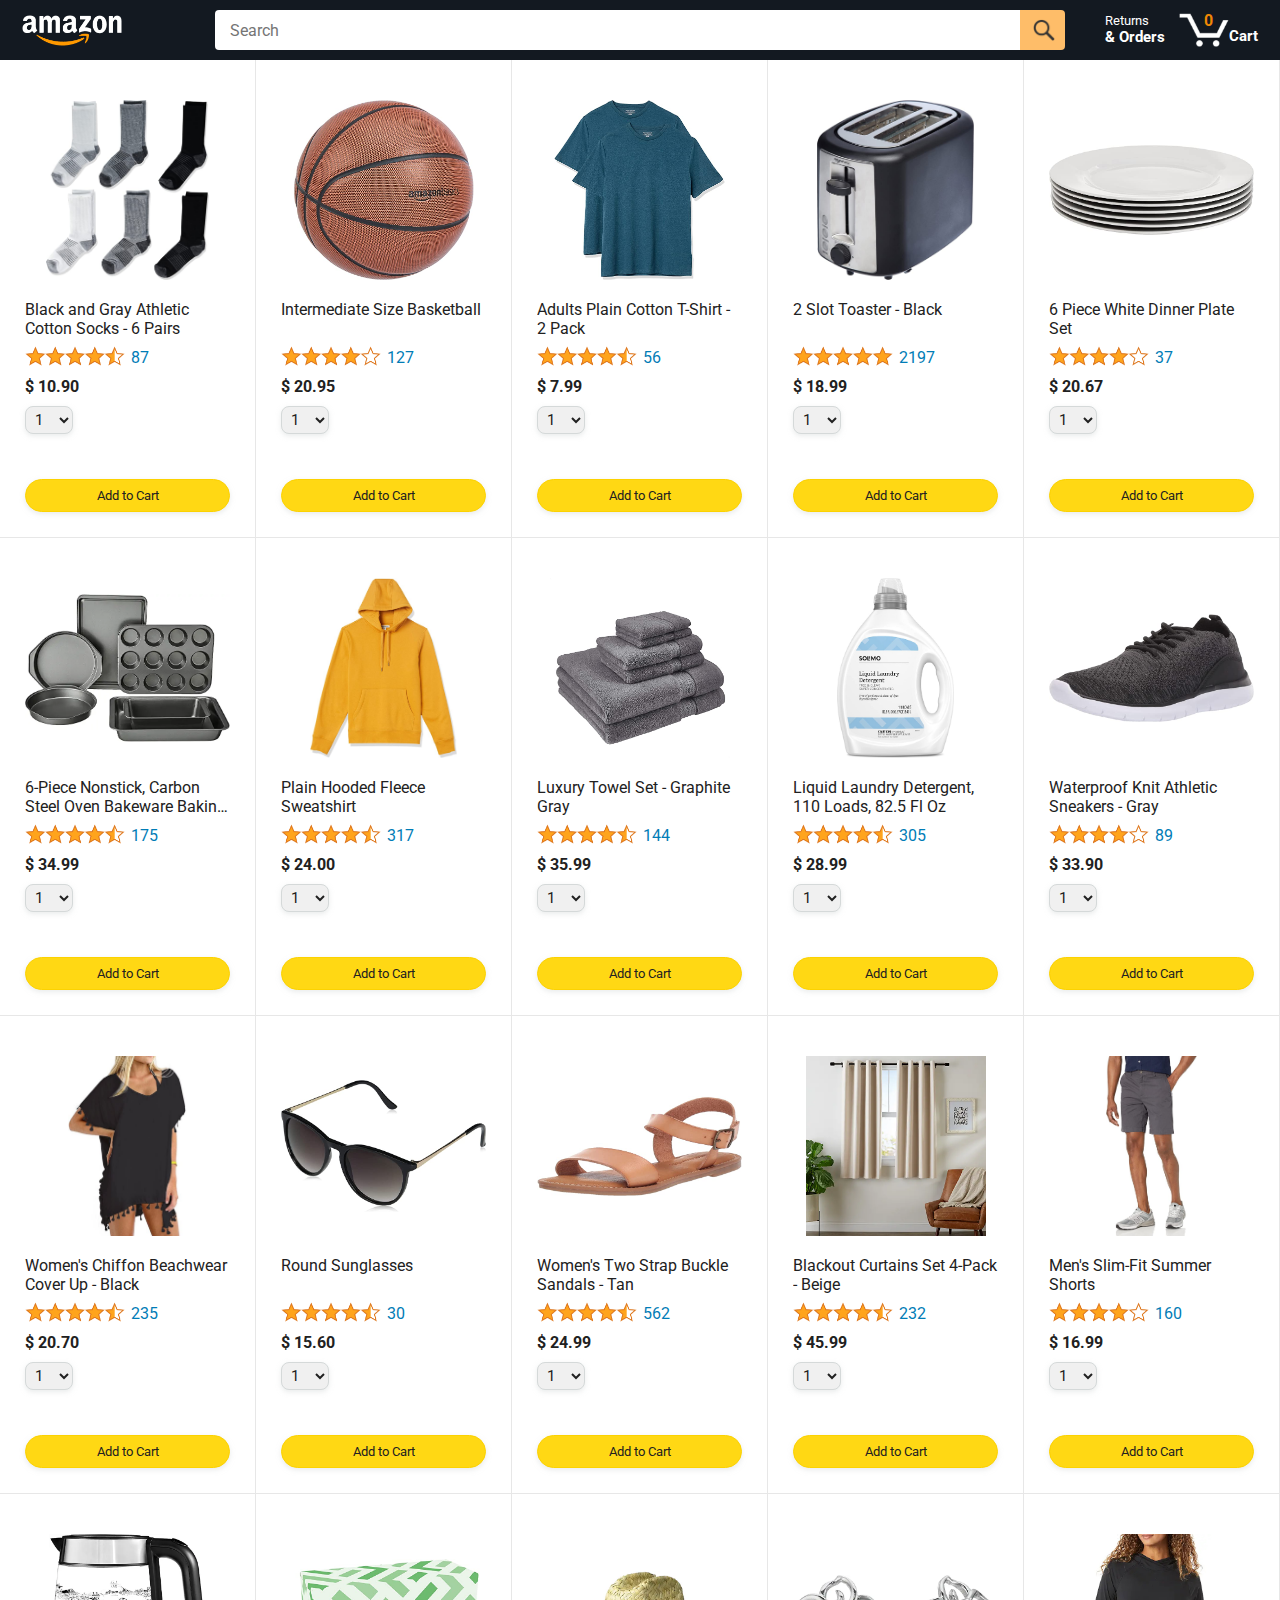
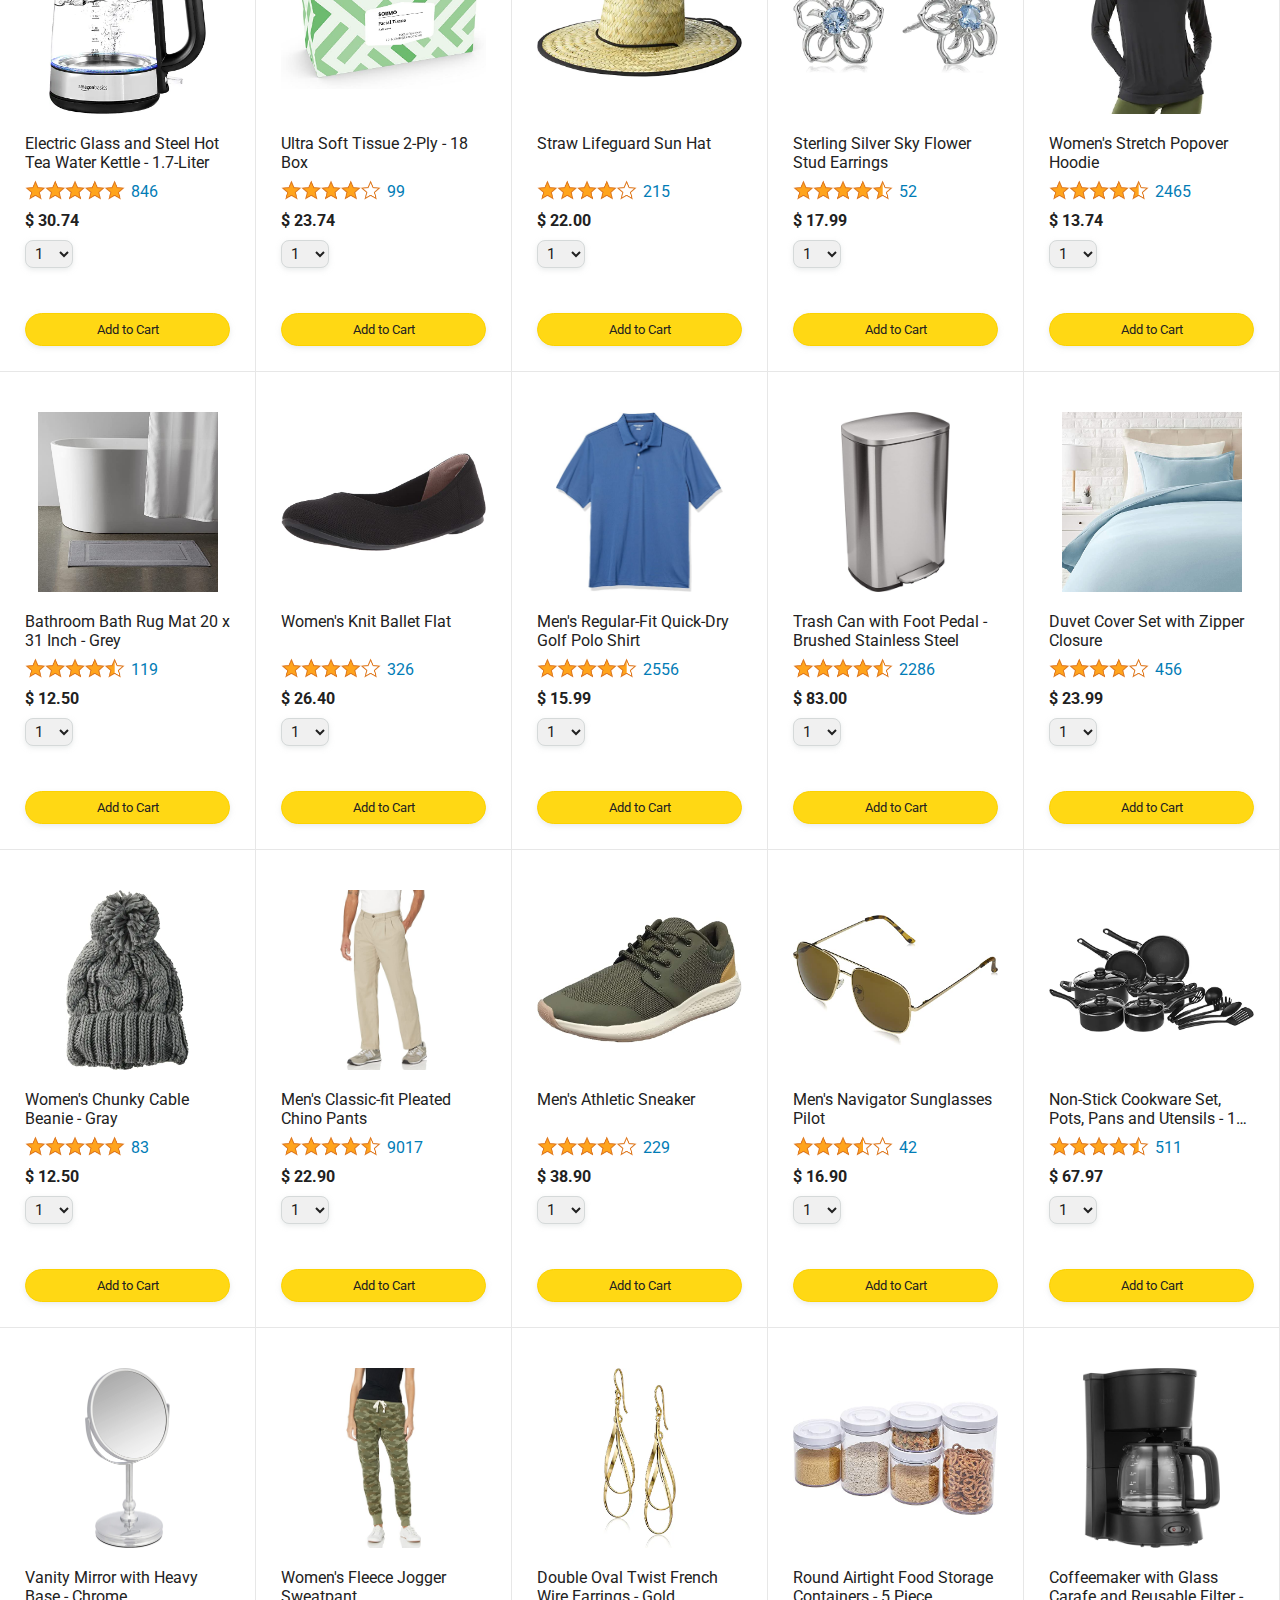
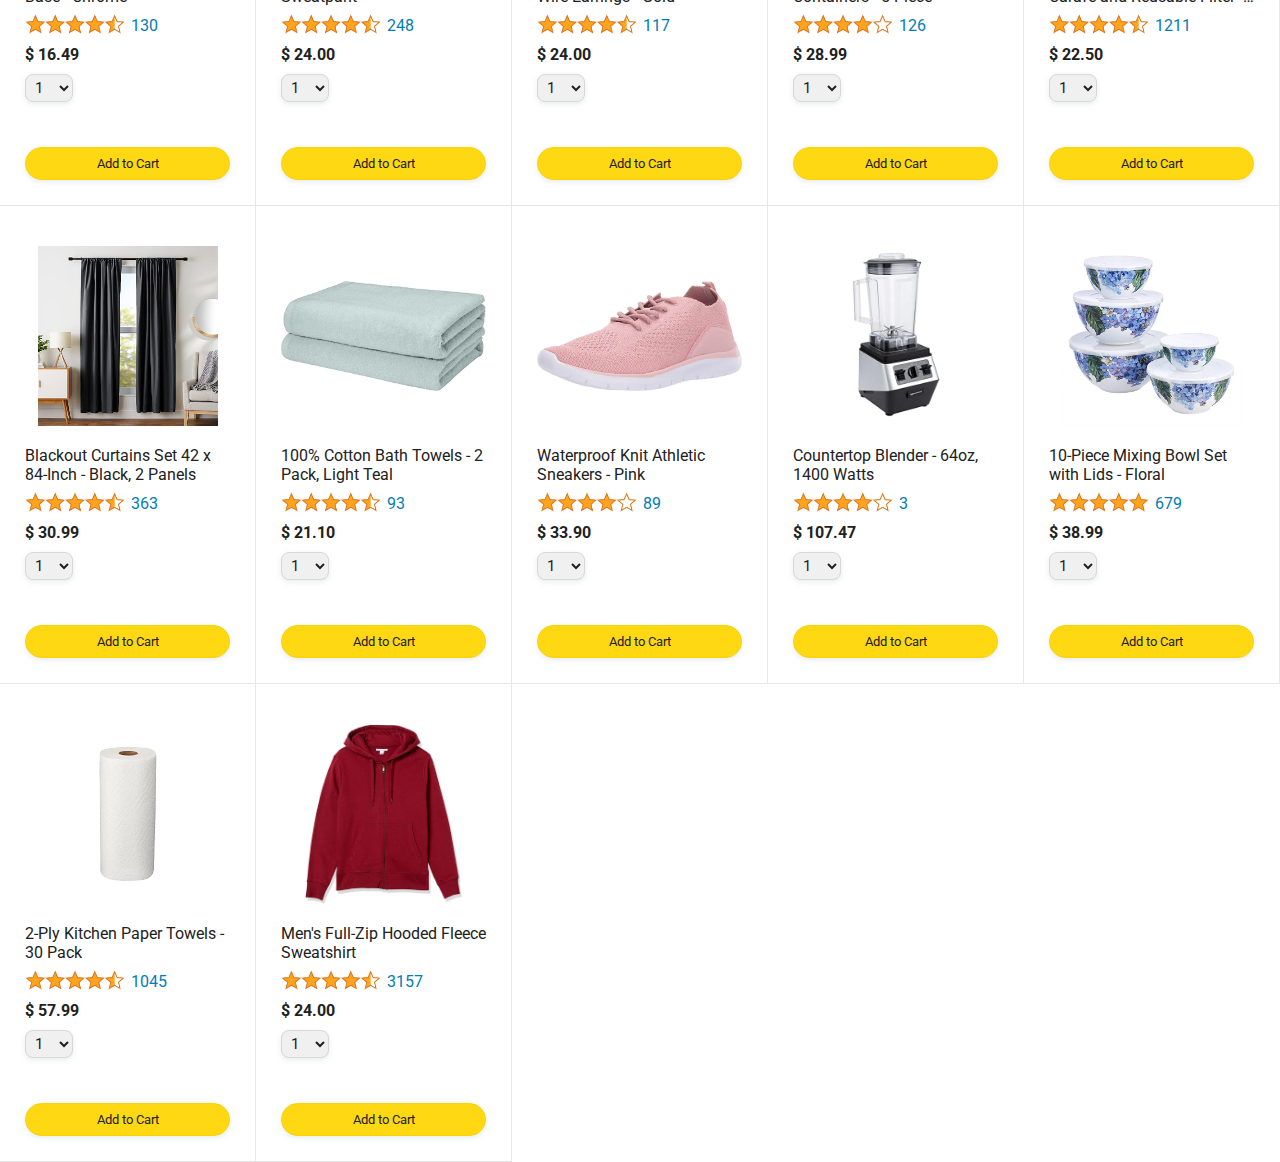
<file: index.html>
<!DOCTYPE html>
<html>
  <head>
    <title>Amazon Project for learning js</title>

    <!-- This code is needed for responsive design to work.
      (Responsive design = make the website look good on
      smaller screen sizes like a phone or a tablet). -->
    <meta name="viewport" content="width=device-width, initial-scale=1" />

    <!-- Load a font called Roboto from Google Fonts. -->
    <link rel="preconnect" href="https://fonts.googleapis.com" />
    <link rel="preconnect" href="https://fonts.gstatic.com" crossorigin />
    <link
      href="https://fonts.googleapis.com/css2?family=Roboto:wght@400;500;700&display=swap"
      rel="stylesheet"
    />

    <!-- Here are the CSS files for this page. -->
    <link rel="stylesheet" href="styles/shared/general.css" />
    <link rel="stylesheet" href="styles/shared/amazon-header.css" />
    <link rel="stylesheet" href="styles/pages/amazon.css" />
  </head>
  <body>
    <div class="amazon-header">
      <div class="amazon-header-left-section">
        <a href="amazon.html" class="header-link">
          <img class="amazon-logo" src="images/amazon-logo-white.png" />
          <img
            class="amazon-mobile-logo"
            src="images/amazon-mobile-logo-white.png"
          />
        </a>
      </div>

      <div class="amazon-header-middle-section">
        <input class="search-bar" type="text" placeholder="Search" />

        <button class="search-button">
          <img class="search-icon" src="images/icons/search-icon.png" />
        </button>
      </div>

      <div class="amazon-header-right-section">
        <a class="orders-link header-link" href="orders.html">
          <span class="returns-text">Returns</span>
          <span class="orders-text">& Orders</span>
        </a>

        <a class="cart-link header-link" href="checkout.html">
          <img class="cart-icon" src="images/icons/cart-icon.png" />
          <div class="cart-quantity js-cart-quantity">0</div>
          <div class="cart-text">Cart</div>
        </a>
      </div>
    </div>

    <div class="main">
      <div class="products-grid js-products-grid"></div>
    </div>
    <script type="module" src="./scripts/amazon.js"></script>
  </body>
</html>
</file>
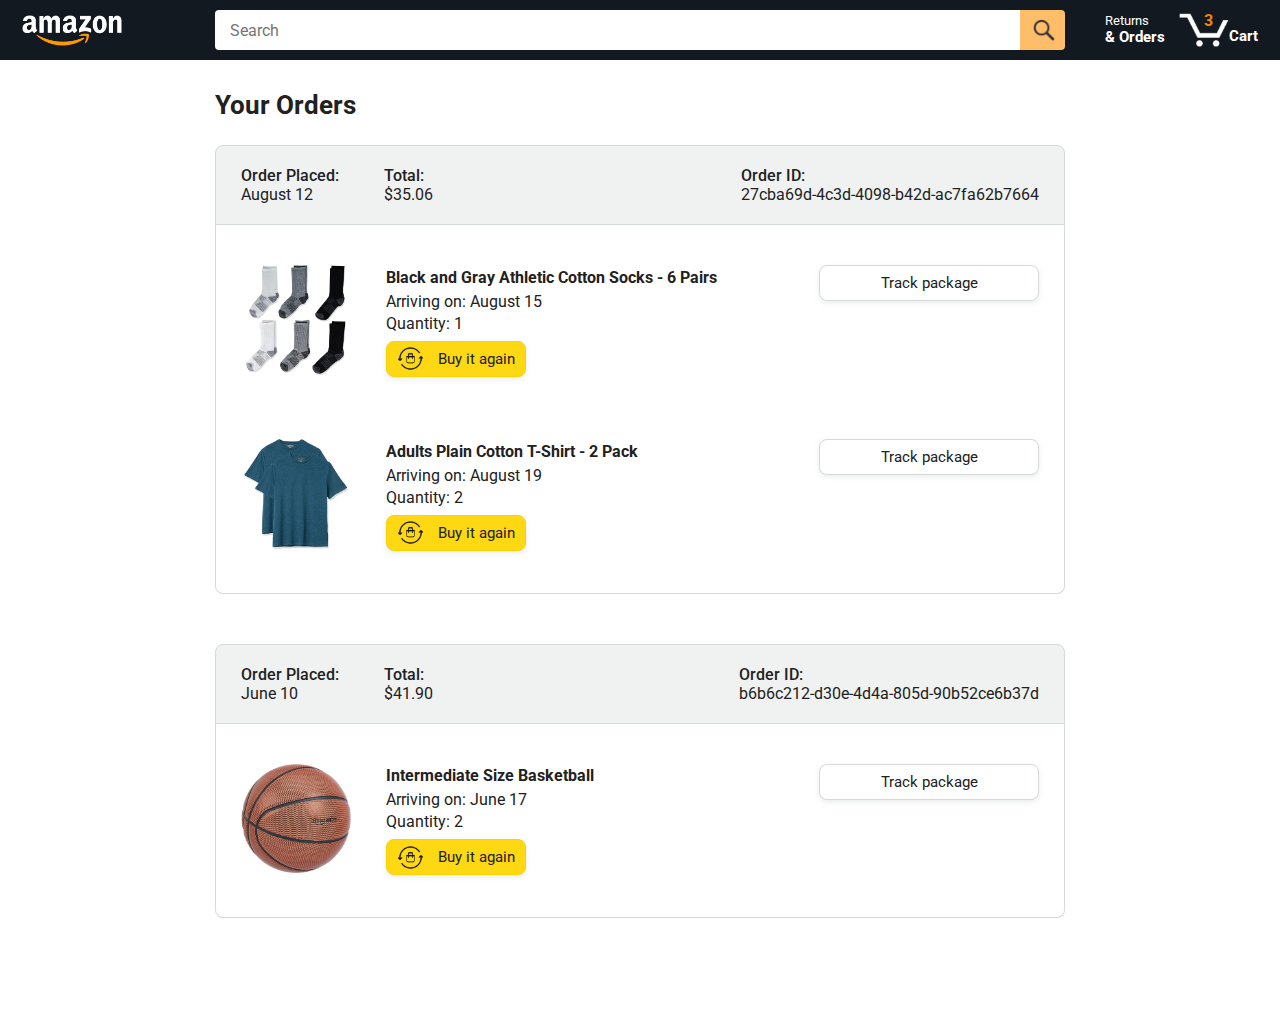
<file: orders.html>
<!DOCTYPE html>
<html>
  <head>
    <title>Orders</title>

    <!-- This code is needed for responsive design to work.
      (Responsive design = make the website look good on
      smaller screen sizes like a phone or a tablet). -->
    <meta name="viewport" content="width=device-width, initial-scale=1">

    <!-- Load a font called Roboto from Google Fonts. -->
    <link rel="preconnect" href="https://fonts.googleapis.com">
    <link rel="preconnect" href="https://fonts.gstatic.com" crossorigin>
    <link href="https://fonts.googleapis.com/css2?family=Roboto:wght@400;500;700&display=swap" rel="stylesheet">

    <!-- Here are the CSS files for this page. -->
    <link rel="stylesheet" href="styles/shared/general.css">
    <link rel="stylesheet" href="styles/shared/amazon-header.css">
    <link rel="stylesheet" href="styles/pages/orders.css">
  </head>
  <body>
    <div class="amazon-header">
      <div class="amazon-header-left-section">
        <a href="amazon.html" class="header-link">
          <img class="amazon-logo"
            src="images/amazon-logo-white.png">
          <img class="amazon-mobile-logo"
            src="images/amazon-mobile-logo-white.png">
        </a>
      </div>

      <div class="amazon-header-middle-section">
        <input class="search-bar" type="text" placeholder="Search">

        <button class="search-button">
          <img class="search-icon" src="images/icons/search-icon.png">
        </button>
      </div>

      <div class="amazon-header-right-section">
        <a class="orders-link header-link" href="orders.html">
          <span class="returns-text">Returns</span>
          <span class="orders-text">& Orders</span>
        </a>

        <a class="cart-link header-link" href="checkout.html">
          <img class="cart-icon" src="images/icons/cart-icon.png">
          <div class="cart-quantity">3</div>
          <div class="cart-text">Cart</div>
        </a>
      </div>
    </div>

    <div class="main">
      <div class="page-title">Your Orders</div>

      <div class="orders-grid">
        <div class="order-container">
          
          <div class="order-header">
            <div class="order-header-left-section">
              <div class="order-date">
                <div class="order-header-label">Order Placed:</div>
                <div>August 12</div>
              </div>
              <div class="order-total">
                <div class="order-header-label">Total:</div>
                <div>$35.06</div>
              </div>
            </div>

            <div class="order-header-right-section">
              <div class="order-header-label">Order ID:</div>
              <div>27cba69d-4c3d-4098-b42d-ac7fa62b7664</div>
            </div>
          </div>

          <div class="order-details-grid">
            <div class="product-image-container">
              <img src="images/products/athletic-cotton-socks-6-pairs.jpg">
            </div>

            <div class="product-details">
              <div class="product-name">
                Black and Gray Athletic Cotton Socks - 6 Pairs
              </div>
              <div class="product-delivery-date">
                Arriving on: August 15
              </div>
              <div class="product-quantity">
                Quantity: 1
              </div>
              <button class="buy-again-button button-primary">
                <img class="buy-again-icon" src="images/icons/buy-again.png">
                <span class="buy-again-message">Buy it again</span>
              </button>
            </div>

            <div class="product-actions">
              <a href="tracking.html">
                <button class="track-package-button button-secondary">
                  Track package
                </button>
              </a>
            </div>

            <div class="product-image-container">
              <img src="images/products/adults-plain-cotton-tshirt-2-pack-teal.jpg">
            </div>

            <div class="product-details">
              <div class="product-name">
                Adults Plain Cotton T-Shirt - 2 Pack
              </div>
              <div class="product-delivery-date">
                Arriving on: August 19
              </div>
              <div class="product-quantity">
                Quantity: 2
              </div>
              <button class="buy-again-button button-primary">
                <img class="buy-again-icon" src="images/icons/buy-again.png">
                <span class="buy-again-message">Buy it again</span>
              </button>
            </div>

            <div class="product-actions">
              <a href="tracking.html">
                <button class="track-package-button button-secondary">
                  Track package
                </button>
              </a>
            </div>
          </div>
        </div>

        <div class="order-container">

          <div class="order-header">
            <div class="order-header-left-section">
              <div class="order-date">
                <div class="order-header-label">Order Placed:</div>
                <div>June 10</div>
              </div>
              <div class="order-total">
                <div class="order-header-label">Total:</div>
                <div>$41.90</div>
              </div>
            </div>

            <div class="order-header-right-section">
              <div class="order-header-label">Order ID:</div>
              <div>b6b6c212-d30e-4d4a-805d-90b52ce6b37d</div>
            </div>
          </div>

          <div class="order-details-grid">
            <div class="product-image-container">
              <img src="images/products/intermediate-composite-basketball.jpg">
            </div>

            <div class="product-details">
              <div class="product-name">
                Intermediate Size Basketball
              </div>
              <div class="product-delivery-date">
                Arriving on: June 17
              </div>
              <div class="product-quantity">
                Quantity: 2
              </div>
              <button class="buy-again-button button-primary">
                <img class="buy-again-icon" src="images/icons/buy-again.png">
                <span class="buy-again-message">Buy it again</span>
              </button>
            </div>

            <div class="product-actions">
              <a href="tracking.html">
                <button class="track-package-button button-secondary">
                  Track package
                </button>
              </a>
            </div>
          </div>
        </div>
      </div>
    </div>
  </body>
</html>
</file>
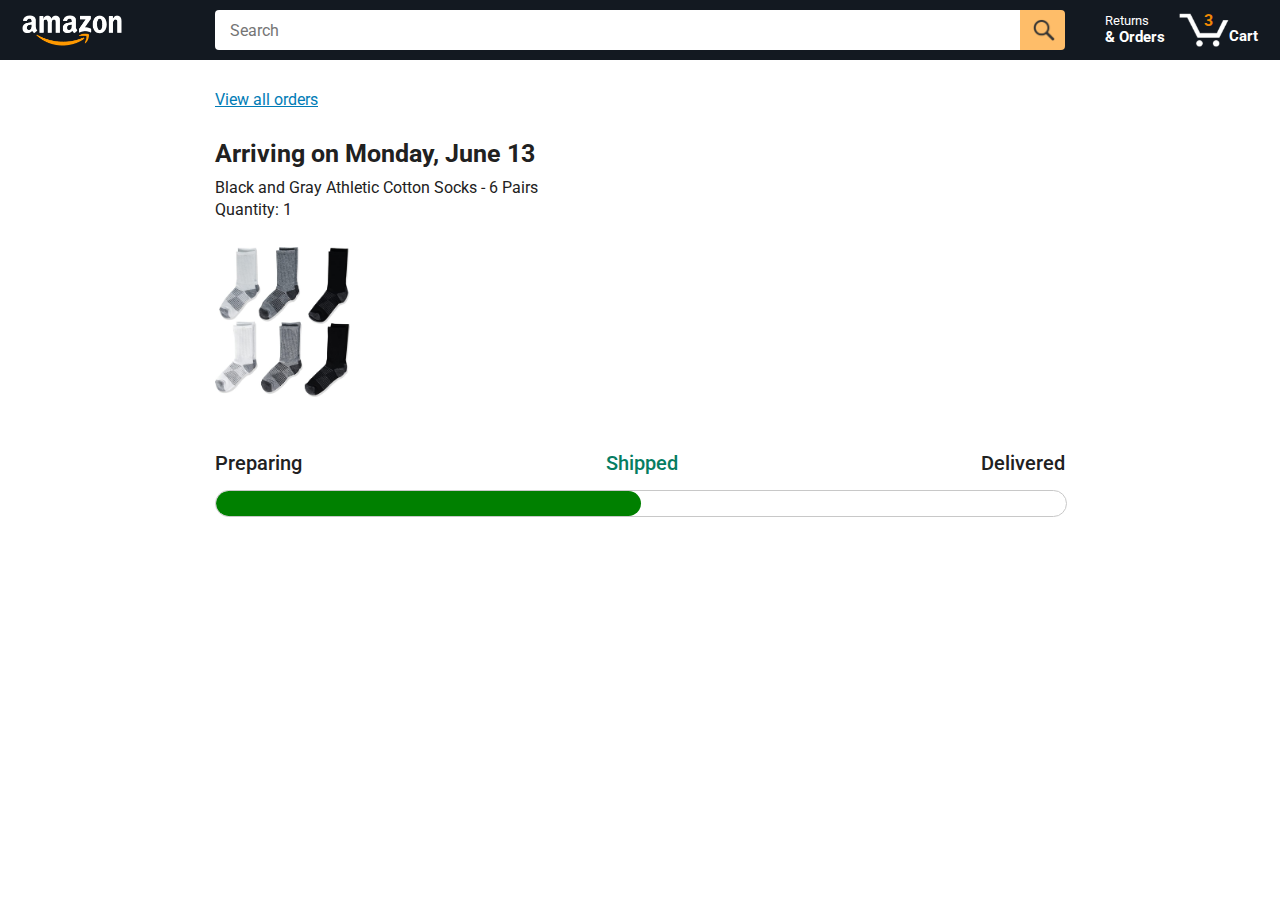
<file: tracking.html>
<!DOCTYPE html>
<html>
  <head>
    <title>Tracking</title>

    <!-- This code is needed for responsive design to work.
      (Responsive design = make the website look good on
      smaller screen sizes like a phone or a tablet). -->
    <meta name="viewport" content="width=device-width, initial-scale=1">

    <!-- Load a font called Roboto from Google Fonts. -->
    <link rel="preconnect" href="https://fonts.googleapis.com">
    <link rel="preconnect" href="https://fonts.gstatic.com" crossorigin>
    <link href="https://fonts.googleapis.com/css2?family=Roboto:wght@400;500;700&display=swap" rel="stylesheet">

    <!-- Here are the CSS files for this page. -->
    <link rel="stylesheet" href="styles/shared/general.css">
    <link rel="stylesheet" href="styles/shared/amazon-header.css">
    <link rel="stylesheet" href="styles/pages/tracking.css">
  </head>
  <body>
    <div class="amazon-header">
      <div class="amazon-header-left-section">
        <a href="amazon.html" class="header-link">
          <img class="amazon-logo"
            src="images/amazon-logo-white.png">
          <img class="amazon-mobile-logo"
            src="images/amazon-mobile-logo-white.png">
        </a>
      </div>

      <div class="amazon-header-middle-section">
        <input class="search-bar" type="text" placeholder="Search">

        <button class="search-button">
          <img class="search-icon" src="images/icons/search-icon.png">
        </button>
      </div>

      <div class="amazon-header-right-section">
        <a class="orders-link header-link" href="orders.html">
          <span class="returns-text">Returns</span>
          <span class="orders-text">& Orders</span>
        </a>

        <a class="cart-link header-link" href="checkout.html">
          <img class="cart-icon" src="images/icons/cart-icon.png">
          <div class="cart-quantity">3</div>
          <div class="cart-text">Cart</div>
        </a>
      </div>
    </div>

    <div class="main">
      <div class="order-tracking">
        <a class="back-to-orders-link link-primary" href="orders.html">
          View all orders
        </a>

        <div class="delivery-date">
          Arriving on Monday, June 13
        </div>

        <div class="product-info">
          Black and Gray Athletic Cotton Socks - 6 Pairs
        </div>

        <div class="product-info">
          Quantity: 1
        </div>

        <img class="product-image" src="images/products/athletic-cotton-socks-6-pairs.jpg">

        <div class="progress-labels-container">
          <div class="progress-label">
            Preparing
          </div>
          <div class="progress-label current-status">
            Shipped
          </div>
          <div class="progress-label">
            Delivered
          </div>
        </div>

        <div class="progress-bar-container">
          <div class="progress-bar"></div>
        </div>
      </div>
    </div>
  </body>
</html>
</file>
<file: styles/shared/general.css>
body {
  font-family: Roboto, Arial;
  color: rgb(33, 33, 33);
  /* The <body> element has a default margin of 8px
     on all sides. This removes the default margins. */
  margin: 0;
}

/* <p> elements have a default margin on the top
   and bottom. This removes the default margins. */
p {
  margin: 0;
}

button {
  cursor: pointer;
}

select {
  cursor: pointer;
}

input, select, button {
  font-family: Roboto, Arial;
}

.button-primary {
  color: rgb(33, 33, 33);
  background-color: rgb(255, 216, 20);
  border: 1px solid rgb(252, 210, 0);
  border-radius: 8px;
  cursor: pointer;
  box-shadow: 0 2px 5px rgba(213, 217, 217, 0.5);
}

.button-primary:hover {
  background-color: rgb(247, 202, 0);
  border: 1px solid rgb(242, 194, 0);
}

.button-primary:active {
  background: rgb(255, 216, 20);
  border-color: rgb(252, 210, 0);
  box-shadow: none;
}

.button-secondary {
  color: rgb(33, 33, 33);
  background: white;
  border: 1px solid rgb(213, 217, 217);
  border-radius: 8px;
  cursor: pointer;
  box-shadow: 0 2px 5px rgba(213, 217, 217, 0.5);
}

.button-secondary:hover {
  background-color: rgb(247, 250, 250);
}

.button-secondary:active {
  background-color: rgb(237, 253, 255);
  box-shadow: none;
}

/* These styles will limit text to 2 lines. Anything
   beyond 2 lines will be replaced with "..."
   You can find this code by using an A.I. tool or by
   searching in Google.
   https://css-tricks.com/almanac/properties/l/line-clamp/ */
.limit-text-to-2-lines {
  display: -webkit-box;
  -webkit-line-clamp: 2;
  -webkit-box-orient: vertical;
  overflow: hidden;
}

.link-primary {
  color: rgb(1, 124, 182);
  cursor: pointer;
}

.link-primary:hover {
  color: rgb(196, 80, 0);
}

/* Styles for dropdown selectors. */
select {
  color: rgb(33, 33, 33);
  background-color: rgb(240, 240, 240);
  border: 1px solid rgb(213, 217, 217);
  border-radius: 8px;
  padding: 3px 5px;
  font-size: 15px;
  cursor: pointer;
  box-shadow: 0 2px 5px rgba(213, 217, 217, 0.5);
}

select:focus,
input:focus {
  outline: 2px solid rgb(255, 153, 0);
}
</file>
<file: styles/shared/amazon-header.css>
.amazon-header {
  background-color: rgb(19, 25, 33);
  color: white;
  padding-left: 15px;
  padding-right: 15px;

  display: flex;
  align-items: center;
  justify-content: space-between;

  position: fixed;
  top: 0;
  left: 0;
  right: 0;
  height: 60px;
}

.amazon-header-left-section {
  width: 180px;
}

@media (max-width: 800px) {
  .amazon-header-left-section {
    width: unset;
  }
}

.header-link {
  display: inline-block;
  padding: 6px;
  border-radius: 2px;
  cursor: pointer;
  text-decoration: none;
  border: 1px solid rgba(0, 0, 0, 0);
}

.header-link:hover {
  border: 1px solid white;
}

.amazon-logo {
  width: 100px;
  margin-top: 5px;
}

.amazon-mobile-logo {
  display: none;
}

@media (max-width: 575px) {
  .amazon-logo {
    display: none;
  }

  .amazon-mobile-logo {
    display: block;
    height: 35px;
    margin-top: 5px;
  }
}

.amazon-header-middle-section {
  flex: 1;
  max-width: 850px;
  margin-left: 10px;
  margin-right: 10px;
  display: flex;
}

.search-bar {
  flex: 1;
  width: 0;
  font-size: 16px;
  height: 38px;
  padding-left: 15px;
  border: none;
  border-top-left-radius: 4px;
  border-bottom-left-radius: 4px;
  border-top-right-radius: 0;
  border-bottom-right-radius: 0;
}

.search-button {
  background-color: rgb(254, 189, 105);
  border: none;
  width: 45px;
  height: 40px;
  border-top-right-radius: 4px;
  border-bottom-right-radius: 4px;
  flex-shrink: 0;
}

.search-icon {
  height: 22px;
  margin-left: 2px;
  margin-top: 3px;
}

.amazon-header-right-section {
  width: 180px;
  flex-shrink: 0;
  display: flex;
  justify-content: end;
}

.orders-link {
  color: white;
}

.returns-text {
  display: block;
  font-size: 13px;
}

.orders-text {
  display: block;
  font-size: 15px;
  font-weight: 700;
}

.cart-link {
  color: white;
  display: flex;
  align-items: center;
  position: relative;
}

.cart-icon {
  width: 50px;
}

.cart-text {
  margin-top: 12px;
  font-size: 15px;
  font-weight: 700;
}

.cart-quantity {
  color: rgb(240, 136, 4);
  font-size: 16px;
  font-weight: 700;

  position: absolute;
  top: 4px;
  left: 22px;
  
  width: 26px;
  text-align: center;
}
</file>
<file: styles/pages/amazon.css>
.main {
  margin-top: 60px;
}

.products-grid {
  display: grid;

  /* - In CSS Grid, 1fr means a column will take up the
       remaining space in the grid.
     - If we write 1fr 1fr ... 1fr; 8 times, this will
       divide the grid into 8 columns, each taking up an
       equal amount of the space.
     - repeat(8, 1fr); is a shortcut for repeating "1fr"
       8 times (instead of typing out "1fr" 8 times).
       repeat(...) is a special property that works with
       display: grid; */
  grid-template-columns: repeat(8, 1fr);
}

/* @media is used to create responsive design (making the
   website look good on any screen size). This @media
   means when the screen width is 2000px or less, we
   will divide the grid into 7 columns instead of 8. */
@media (max-width: 2000px) {
  .products-grid {
    grid-template-columns: repeat(7, 1fr);
  }
}

/* This @media means when the screen width is 1600px or
   less, we will divide the grid into 6 columns. */
@media (max-width: 1600px) {
  .products-grid {
    grid-template-columns: repeat(6, 1fr);
  }
}

@media (max-width: 1300px) {
  .products-grid {
    grid-template-columns: repeat(5, 1fr);
  }
}

@media (max-width: 1000px) {
  .products-grid {
    grid-template-columns: repeat(4, 1fr);
  }
}

@media (max-width: 800px) {
  .products-grid {
    grid-template-columns: repeat(3, 1fr);
  }
}

@media (max-width: 575px) {
  .products-grid {
    grid-template-columns: repeat(2, 1fr);
  }
}

@media (max-width: 450px) {
  .products-grid {
    grid-template-columns: 1fr;
  }
}

.product-container {
  padding-top: 40px;
  padding-bottom: 25px;
  padding-left: 25px;
  padding-right: 25px;

  border-right: 1px solid rgb(231, 231, 231);
  border-bottom: 1px solid rgb(231, 231, 231);

  display: flex;
  flex-direction: column;
}

.product-image-container {
  display: flex;
  justify-content: center;
  align-items: center;

  height: 180px;
  margin-bottom: 20px;
}

.product-image {
  /* Images will overflow their container by default. To
    prevent this, we set max-width and max-height to 100%
    so they stay inside their container. */
  max-width: 100%;
  max-height: 100%;
}

.product-name {
  height: 40px;
  margin-bottom: 5px;
}

.product-rating-container {
  display: flex;
  align-items: center;
  margin-bottom: 10px;
}

.product-rating-stars {
  width: 100px;
  margin-right: 6px;
}

.product-rating-count {
  color: rgb(1, 124, 182);
  cursor: pointer;
  margin-top: 3px;
}

.product-price {
  font-weight: 700;
  margin-bottom: 10px;
}

.product-quantity-container {
  margin-bottom: 17px;
}

.product-spacer {
  flex: 1;
}

.added-to-cart {
  color: rgb(6, 125, 98);
  font-size: 16px;

  display: flex;
  align-items: center;
  margin-bottom: 8px;

  /* At first, the "Added to cart" message will
     be invisible. Use JavaScript to change the
     opacity and make it visible. */
  opacity: 0;
}

.js-added-to-cart-check {
  opacity: 1;
}
.added-to-cart img {
  height: 20px;
  margin-right: 5px;
}

.add-to-cart-button {
  width: 100%;
  padding: 8px;
  border-radius: 50px;
}
</file>
<file: styles/pages/orders.css>
.main {
  max-width: 850px;
  margin-top: 90px;
  margin-bottom: 100px;
  padding-left: 20px;
  padding-right: 20px;

  /* margin-left: auto;
     margin-right auto;
     Is a trick for centering an element horizontally
     without needing a container. */
  margin-left: auto;
  margin-right: auto;
}

.page-title {
  font-weight: 700;
  font-size: 26px;
  margin-bottom: 25px;
}

.orders-grid {
  display: grid;
  grid-template-columns: 1fr;
  row-gap: 50px;
}

.order-header {
  background-color: rgb(240, 242, 242);
  border: 1px solid rgb(213, 217, 217);

  display: flex;
  align-items: center;
  justify-content: space-between;

  padding: 20px 25px;
  border-top-left-radius: 8px;
  border-top-right-radius: 8px;
}

.order-header-left-section {
  display: flex;
  flex-shrink: 0;
}

.order-header-label {
  font-weight: 500;
}

.order-date,
.order-total {
  margin-right: 45px;
}

.order-header-right-section {
  flex-shrink: 1;
}

@media (max-width: 575px) {
  .order-header {
    flex-direction: column;
    align-items: start;
    line-height: 23px;
    padding: 15px;
  }

  .order-header-left-section {
    flex-direction: column;
  }

  .order-header-label {
    margin-right: 5px;
  }

  .order-date,
  .order-total {
    display: grid;
    grid-template-columns: auto 1fr;
    margin-right: 0;
  }

  .order-header-right-section {
    display: grid;
    grid-template-columns: auto 1fr;
  }
}

.order-details-grid {
  padding: 40px 25px;
  border: 1px solid rgb(213, 217, 217);
  border-top: none;
  border-bottom-left-radius: 8px;
  border-bottom-right-radius: 8px;

  display: grid;
  grid-template-columns: 110px 1fr 220px;
  column-gap: 35px;
  row-gap: 60px;
  align-items: center;
}

@media (max-width: 800px) {
  .order-details-grid {
    grid-template-columns: 110px 1fr;
    row-gap: 0;
    padding-bottom: 8px;
  }
}

@media (max-width: 450px) {
  .order-details-grid {
    grid-template-columns: 1fr;
  }
}

.product-image-container {
  text-align: center;
}

.product-image-container img {
  max-width: 110px;
  max-height: 110px;
}

.product-name {
  font-weight: 700;
  margin-bottom: 5px;
}

.product-delivery-date {
  margin-bottom: 3px;
}

.product-quantity {
  margin-bottom: 8px;
}

.buy-again-button {
  font-size: 15px;
  width: 140px;
  height: 36px;
  border-radius: 8px;

  display: flex;
  align-items: center;
  justify-content: center;
}

.buy-again-icon {
  width: 25px;
  margin-right: 15px;
}

.product-actions {
  align-self: start;
}

.track-package-button {
  width: 100%;
  font-size: 15px;
  padding: 8px;
}

@media (max-width: 800px) {
  .buy-again-button {
    margin-bottom: 10px;
  }

  .product-actions {
    /* grid-column: 2 means this element will be placed
       in column 2 in the grid. (Normally, the column that
       an element is placed in is determined by the order
       of the elements in the HTML. grid-column overrides
       this default ordering). */
    grid-column: 2;
    margin-bottom: 30px;
  }

  .track-package-button {
    width: 140px;
  }
}

@media (max-width: 450px) {
  .product-image-container {
    text-align: center;
    margin-bottom: 25px;
  }

  .product-image-container img {
    max-width: 150px;
    max-height: 150px;
  }

  .product-name {
    margin-bottom: 10px;
  }

  .product-quantity {
    margin-bottom: 15px;
  }

  .buy-again-button {
    width: 100%;
    margin-bottom: 15px;
  }

  .product-actions {
    /* grid-column: auto; undos grid-column: 2; from above.
       This element will now be placed in its normal column
       in the grid. */
    grid-column: auto;
    margin-bottom: 70px;
  }

  .track-package-button {
    width: 100%;
    padding: 12px;
  }
}
</file>
<file: styles/pages/tracking.css>
.main {
  max-width: 850px;
  margin-top: 90px;
  margin-bottom: 100px;
  padding-left: 30px;
  padding-right: 30px;

  /* margin-left: auto;
     margin-right auto;
     Is a trick for centering an element horizontally
     without needing a container. */
  margin-left: auto;
  margin-right: auto;
}

.back-to-orders-link {
  display: inline-block;
  margin-bottom: 30px;
}

.delivery-date {
  font-size: 25px;
  font-weight: 700;
  margin-bottom: 10px;
}

.product-info {
  margin-bottom: 3px;
}

.product-image {
  max-width: 150px;
  max-height: 150px;
  margin-top: 25px;
  margin-bottom: 50px;
}

.progress-labels-container {
  display: flex;
  justify-content: space-between;
  font-size: 20px;
  font-weight: 500;
  margin-bottom: 15px;
}

.current-status {
  color: rgb(6, 125, 98);
}

@media (max-width: 575px) {
  .progress-labels-container {
    font-size: 16px;
  }
}

@media (max-width: 450px) {
  .progress-labels-container {
    flex-direction: column;
    margin-bottom: 5px;
  }

  .progress-label {
    margin-bottom: 3px;
  }
}

.progress-bar-container {
  height: 25px;
  width: 100%;

  border: 1px solid rgb(200, 200, 200);
  border-radius: 50px;
  overflow: hidden;
}

.progress-bar {
  height: 100%;
  background-color: green;
  border-radius: 50px;
  width: 50%;
}
</file>
